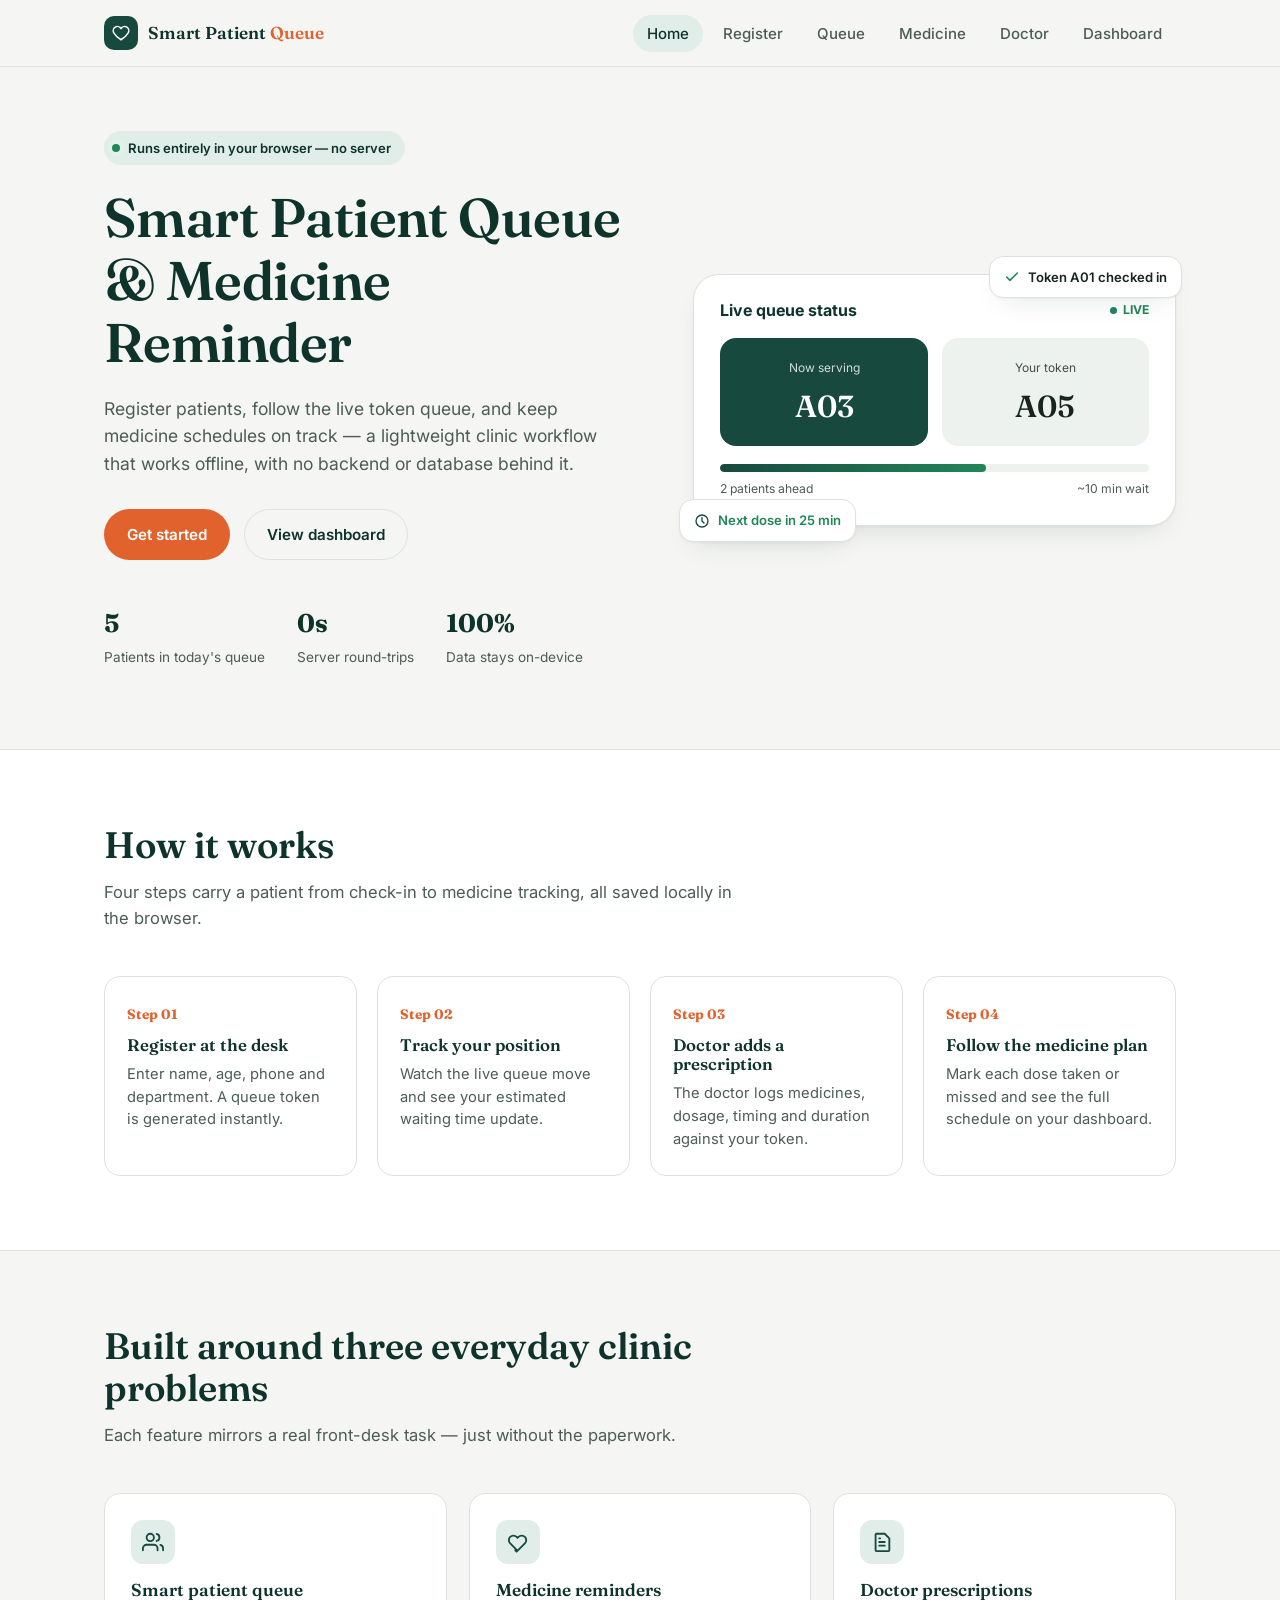
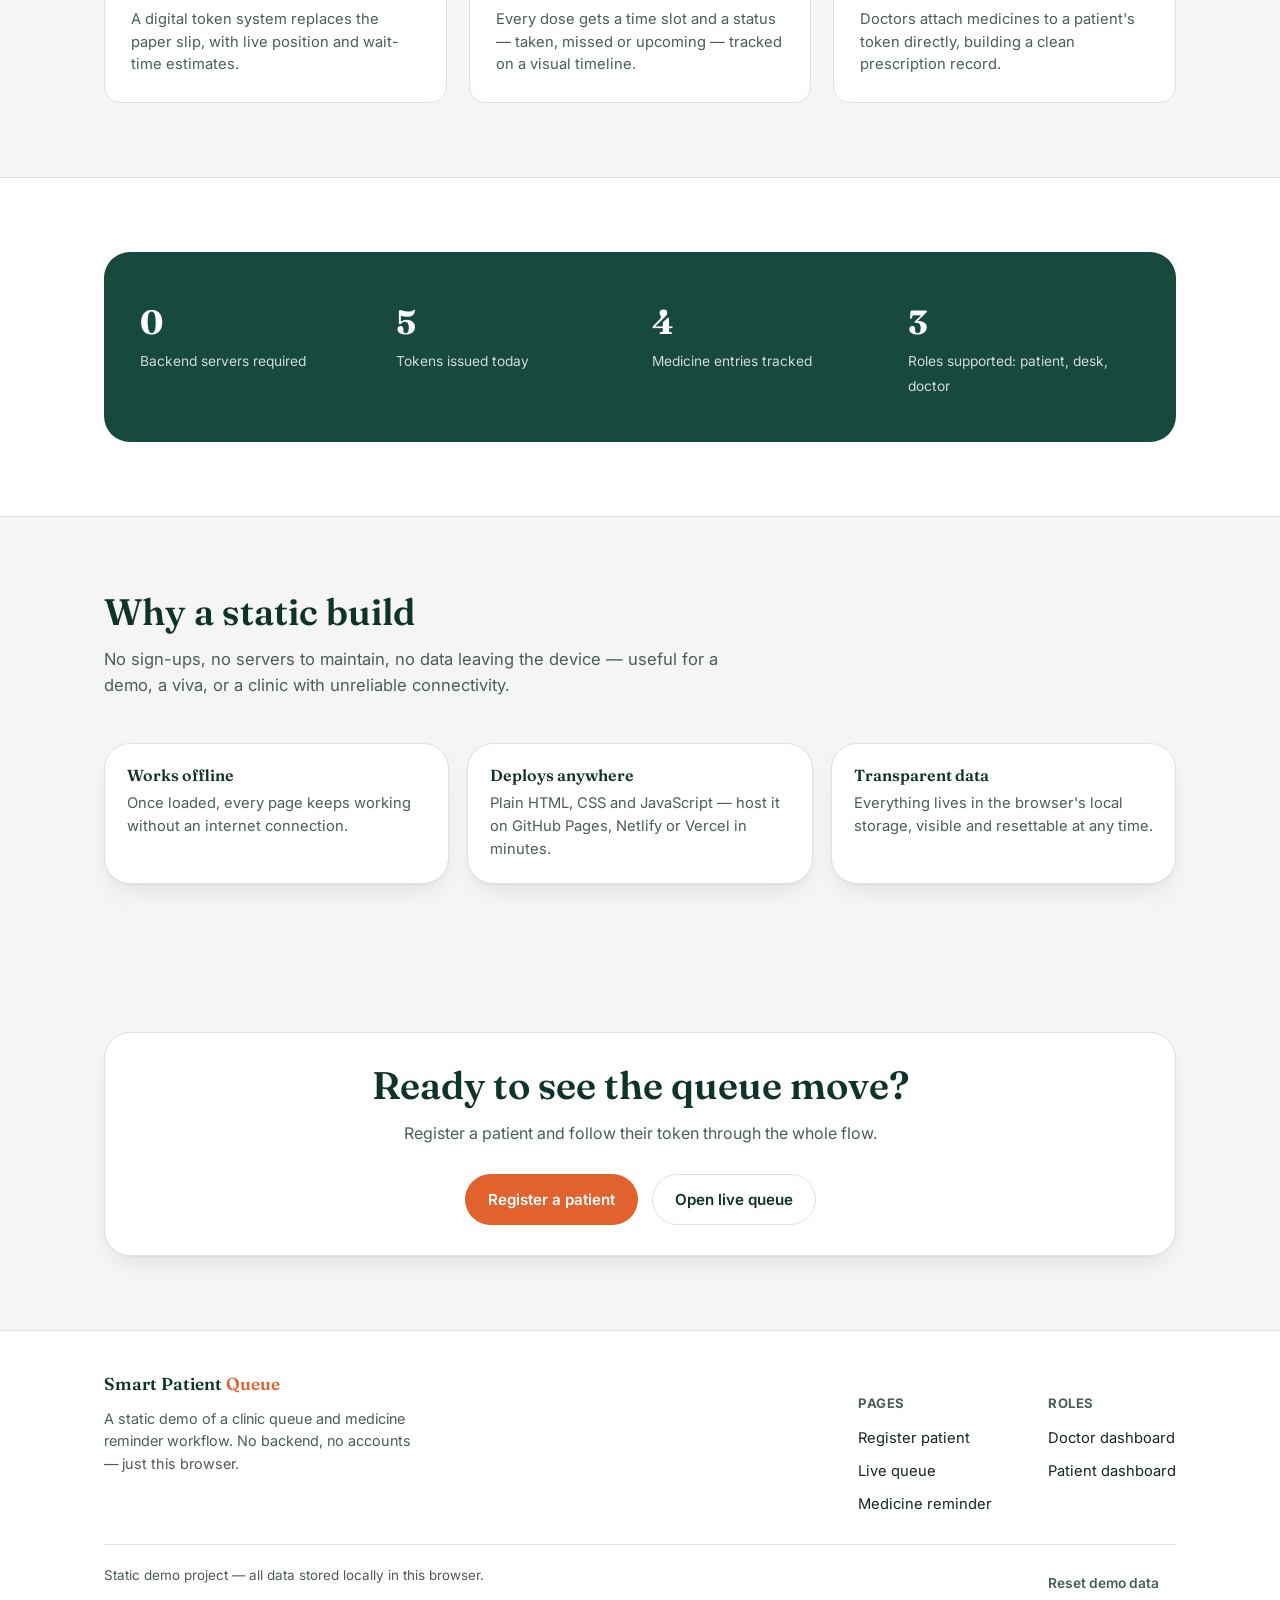
<file: index.html>
<!DOCTYPE html>
<html lang="en">
<head>
<meta charset="UTF-8">
<meta name="viewport" content="width=device-width, initial-scale=1.0">
<title>Smart Patient Queue & Medicine Reminder</title>
<meta name="description" content="A static, in-browser patient queue and medicine reminder system — register patients, track live tokens and manage medicine schedules with no backend required.">
<link rel="stylesheet" href="css/style.css">
</head>
<body>
<a href="#main" class="skip-link">Skip to content</a>

<header class="nav">
  <div class="nav-inner">
    <a class="brand" href="index.html">
      <span class="brand-mark" aria-hidden="true">
        <svg viewBox="0 0 24 24" fill="none" stroke="#fff" stroke-width="2" stroke-linecap="round" stroke-linejoin="round"><path d="M12 21s-7-4.5-9.5-9A5.5 5.5 0 0 1 12 6a5.5 5.5 0 0 1 9.5 6c-2.5 4.5-9.5 9-9.5 9Z"/></svg>
      </span>
      <span class="brand-name">Smart Patient <span>Queue</span></span>
    </a>
    <nav aria-label="Primary">
      <ul class="nav-links">
        <li><a href="index.html" class="active">Home</a></li>
        <li><a href="register.html">Register</a></li>
        <li><a href="queue.html">Queue</a></li>
        <li><a href="medicine.html">Medicine</a></li>
        <li><a href="doctor.html">Doctor</a></li>
        <li><a href="dashboard.html">Dashboard</a></li>
      </ul>
    </nav>
    <button class="nav-toggle" aria-label="Toggle menu" aria-expanded="false">
      <svg viewBox="0 0 24 24" fill="none" stroke="currentColor" stroke-width="2" stroke-linecap="round"><path d="M3 6h18M3 12h18M3 18h18"/></svg>
    </button>
  </div>
</header>

<main id="main">

  <section class="hero">
    <div class="wrap hero-inner">
      <div>
        <span class="eyebrow-pill"><span class="dot"></span> Runs entirely in your browser — no server</span>
        <h1>Smart Patient Queue &amp; Medicine Reminder</h1>
        <p class="hero-lede">Register patients, follow the live token queue, and keep medicine schedules on track — a lightweight clinic workflow that works offline, with no backend or database behind it.</p>
        <div class="hero-actions">
          <a href="register.html" class="btn btn-accent">Get started</a>
          <a href="dashboard.html" class="btn btn-outline">View dashboard</a>
        </div>
        <div class="hero-stats">
          <div class="hero-stat"><b id="statPatients">5</b><span>Patients in today's queue</span></div>
          <div class="hero-stat"><b>0s</b><span>Server round-trips</span></div>
          <div class="hero-stat"><b>100%</b><span>Data stays on-device</span></div>
        </div>
      </div>

      <div class="hero-visual">
        <div class="mock-card">
          <div class="mock-card-head">
            <h3>Live queue status</h3>
            <span class="live-tag"><span class="dot"></span> LIVE</span>
          </div>
          <div class="mock-token-row">
            <div class="mock-token now"><span class="lbl">Now serving</span><span class="num">A03</span></div>
            <div class="mock-token"><span class="lbl">Your token</span><span class="num">A05</span></div>
          </div>
          <div class="mock-progress">
            <div class="bar"><div class="fill"></div></div>
            <div class="cap"><span>2 patients ahead</span><span>~10 min wait</span></div>
          </div>
        </div>
        <div class="float-chip a">
          <svg viewBox="0 0 24 24" fill="none" stroke="#21875A" stroke-width="2.4" stroke-linecap="round" stroke-linejoin="round"><path d="M20 6 9 17l-5-5"/></svg>
          Token A01 checked in
        </div>
        <div class="float-chip b">
          <svg viewBox="0 0 24 24" fill="none" stroke="#17493F" stroke-width="2" stroke-linecap="round" stroke-linejoin="round"><circle cx="12" cy="12" r="9"/><path d="M12 7v5l3 3"/></svg>
          Next dose in 25 min
        </div>
      </div>
    </div>
  </section>

  <section class="section section-alt" id="how-it-works">
    <div class="wrap">
      <div class="section-head">
        <h2>How it works</h2>
        <p>Four steps carry a patient from check-in to medicine tracking, all saved locally in the browser.</p>
      </div>
      <div class="steps">
        <div class="step"><span class="step-num">Step 01</span><h4>Register at the desk</h4><p>Enter name, age, phone and department. A queue token is generated instantly.</p></div>
        <div class="step"><span class="step-num">Step 02</span><h4>Track your position</h4><p>Watch the live queue move and see your estimated waiting time update.</p></div>
        <div class="step"><span class="step-num">Step 03</span><h4>Doctor adds a prescription</h4><p>The doctor logs medicines, dosage, timing and duration against your token.</p></div>
        <div class="step"><span class="step-num">Step 04</span><h4>Follow the medicine plan</h4><p>Mark each dose taken or missed and see the full schedule on your dashboard.</p></div>
      </div>
    </div>
  </section>

  <section class="section" id="features">
    <div class="wrap">
      <div class="section-head">
        <h2>Built around three everyday clinic problems</h2>
        <p>Each feature mirrors a real front-desk task — just without the paperwork.</p>
      </div>
      <div class="feature-grid">
        <div class="feature-card">
          <div class="feature-icon"><svg viewBox="0 0 24 24" fill="none" stroke="currentColor" stroke-width="2" stroke-linecap="round" stroke-linejoin="round"><path d="M17 21v-2a4 4 0 0 0-4-4H5a4 4 0 0 0-4 4v2"/><circle cx="9" cy="7" r="4"/><path d="M23 21v-2a4 4 0 0 0-3-3.87"/><path d="M16 3.13a4 4 0 0 1 0 7.75"/></svg></div>
          <h4>Smart patient queue</h4>
          <p>A digital token system replaces the paper slip, with live position and wait-time estimates.</p>
        </div>
        <div class="feature-card">
          <div class="feature-icon"><svg viewBox="0 0 24 24" fill="none" stroke="currentColor" stroke-width="2" stroke-linecap="round" stroke-linejoin="round"><path d="M10.5 20.5 3.5 13.5a4.95 4.95 0 1 1 7-7l1 1 1-1a4.95 4.95 0 1 1 7 7l-9 9-1.5-1.5"/></svg></div>
          <h4>Medicine reminders</h4>
          <p>Every dose gets a time slot and a status — taken, missed or upcoming — tracked on a visual timeline.</p>
        </div>
        <div class="feature-card">
          <div class="feature-icon"><svg viewBox="0 0 24 24" fill="none" stroke="currentColor" stroke-width="2" stroke-linecap="round" stroke-linejoin="round"><path d="M9 12h6M9 16h6M9 8h1"/><path d="M6 3h9l5 5v13a1 1 0 0 1-1 1H6a1 1 0 0 1-1-1V4a1 1 0 0 1 1-1Z"/></svg></div>
          <h4>Doctor prescriptions</h4>
          <p>Doctors attach medicines to a patient's token directly, building a clean prescription record.</p>
        </div>
      </div>
    </div>
  </section>

  <section class="section section-alt" id="benefits">
    <div class="wrap">
      <div class="stats-band">
        <div class="stat"><b>0</b><span>Backend servers required</span></div>
        <div class="stat"><b id="statTokens">5</b><span>Tokens issued today</span></div>
        <div class="stat"><b id="statMeds">4</b><span>Medicine entries tracked</span></div>
        <div class="stat"><b>3</b><span>Roles supported: patient, desk, doctor</span></div>
      </div>
    </div>
  </section>

  <section class="section" id="why">
    <div class="wrap">
      <div class="section-head">
        <h2>Why a static build</h2>
        <p>No sign-ups, no servers to maintain, no data leaving the device — useful for a demo, a viva, or a clinic with unreliable connectivity.</p>
      </div>
      <div class="grid-3">
        <div class="panel panel-tight">
          <h4 style="margin-bottom:8px;">Works offline</h4>
          <p style="color:var(--ink-soft); font-size:.92rem;">Once loaded, every page keeps working without an internet connection.</p>
        </div>
        <div class="panel panel-tight">
          <h4 style="margin-bottom:8px;">Deploys anywhere</h4>
          <p style="color:var(--ink-soft); font-size:.92rem;">Plain HTML, CSS and JavaScript — host it on GitHub Pages, Netlify or Vercel in minutes.</p>
        </div>
        <div class="panel panel-tight">
          <h4 style="margin-bottom:8px;">Transparent data</h4>
          <p style="color:var(--ink-soft); font-size:.92rem;">Everything lives in the browser's local storage, visible and resettable at any time.</p>
        </div>
      </div>
    </div>
  </section>

  <section class="section">
    <div class="wrap">
      <div class="panel cta-band">
        <h2>Ready to see the queue move?</h2>
        <p>Register a patient and follow their token through the whole flow.</p>
        <div class="cta-actions">
          <a href="register.html" class="btn btn-accent">Register a patient</a>
          <a href="queue.html" class="btn btn-outline">Open live queue</a>
        </div>
      </div>
    </div>
  </section>

</main>

<footer class="site-footer">
  <div class="wrap">
    <div class="footer-top">
      <div style="max-width:320px;">
        <span class="brand-name">Smart Patient <span>Queue</span></span>
        <p style="color:var(--ink-soft); font-size:.9rem; margin-top:10px;">A static demo of a clinic queue and medicine reminder workflow. No backend, no accounts — just this browser.</p>
      </div>
      <div class="footer-cols">
        <div class="footer-col">
          <h5>Pages</h5>
          <ul>
            <li><a href="register.html">Register patient</a></li>
            <li><a href="queue.html">Live queue</a></li>
            <li><a href="medicine.html">Medicine reminder</a></li>
          </ul>
        </div>
        <div class="footer-col">
          <h5>Roles</h5>
          <ul>
            <li><a href="doctor.html">Doctor dashboard</a></li>
            <li><a href="dashboard.html">Patient dashboard</a></li>
          </ul>
        </div>
      </div>
    </div>
    <div class="footer-bottom">
      <span>Static demo project — all data stored locally in this browser.</span>
      <button class="btn btn-ghost btn-sm" data-reset-demo type="button">Reset demo data</button>
    </div>
  </div>
</footer>

<div class="modal-backdrop" id="confirmModal">
  <div class="modal" role="dialog" aria-modal="true" aria-labelledby="modalTitle">
    <h3 data-modal-title id="modalTitle">Are you sure?</h3>
    <p data-modal-body></p>
    <div class="modal-actions">
      <button class="btn btn-outline btn-sm" data-modal-close type="button">Cancel</button>
      <button class="btn btn-danger btn-sm" data-modal-confirm type="button">Confirm</button>
    </div>
  </div>
</div>

<script src="js/app.js"></script>
<script>
  document.addEventListener('DOMContentLoaded', () => {
    const patients = getJSON(STORE.patients, []);
    const meds = getJSON(STORE.medicines, []);
    document.getElementById('statPatients').textContent = patients.length;
    document.getElementById('statTokens').textContent = patients.length;
    document.getElementById('statMeds').textContent = meds.length;
  });
</script>
</body>
</html>
</file>
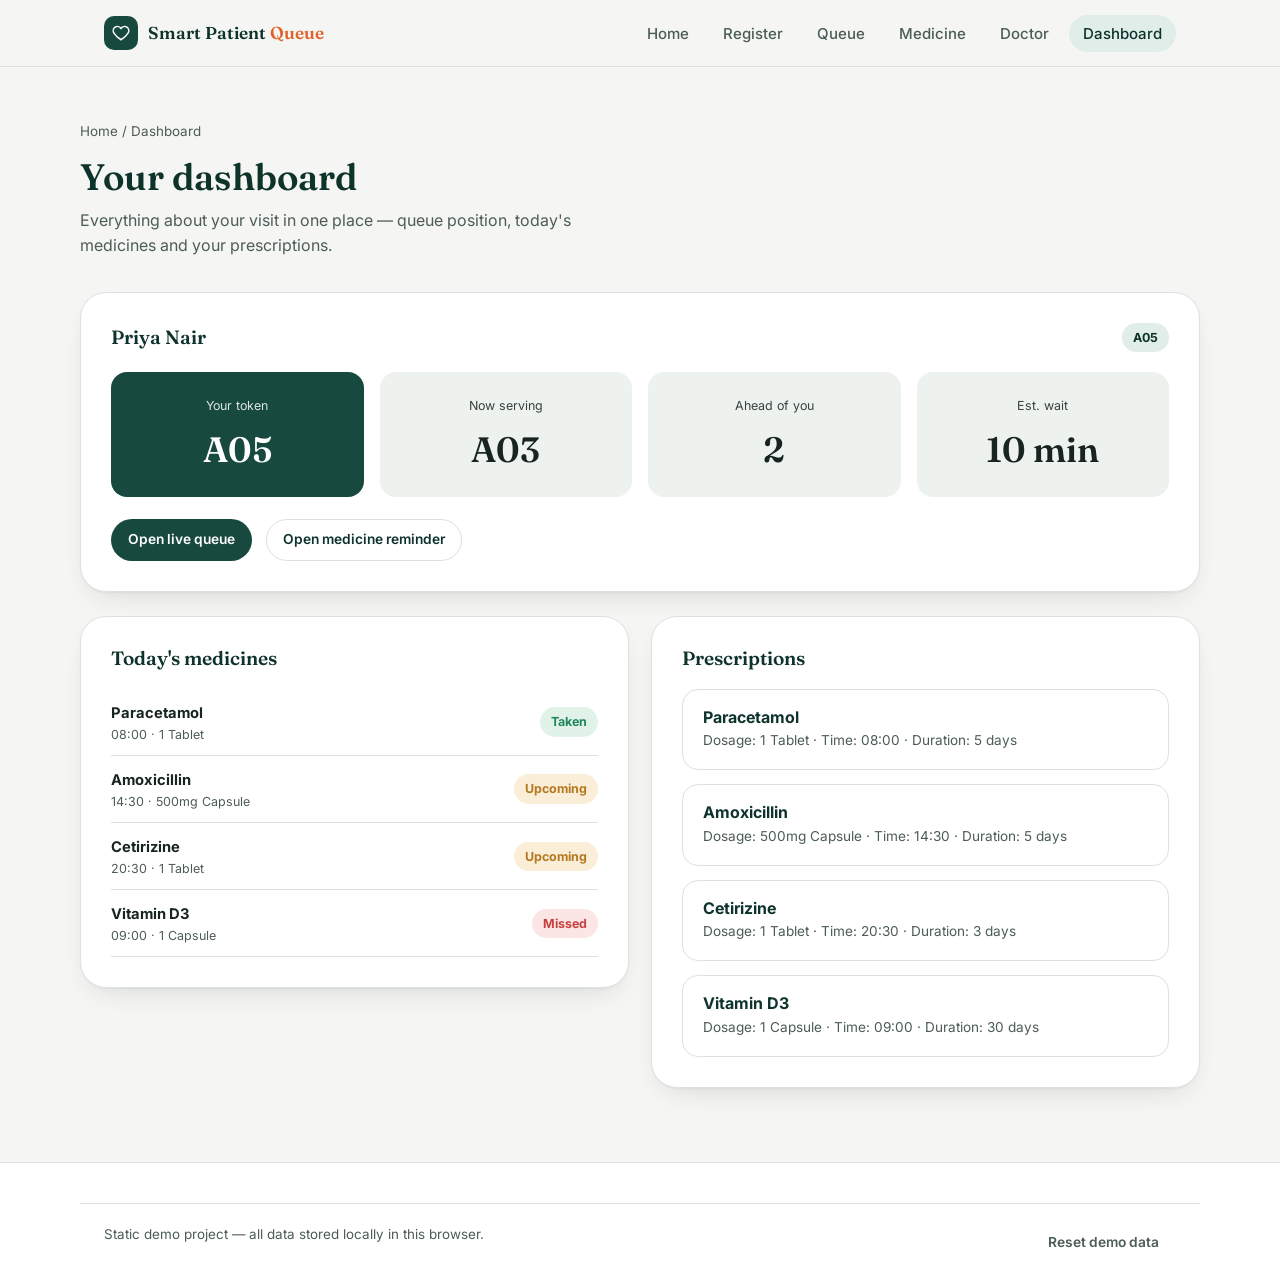
<file: dashboard.html>
<!DOCTYPE html>
<html lang="en">
<head>
<meta charset="UTF-8">
<meta name="viewport" content="width=device-width, initial-scale=1.0">
<title>Patient Dashboard — Smart Patient Queue</title>
<meta name="description" content="A single view of your queue position, medicine status and prescriptions.">
<link rel="stylesheet" href="css/style.css">
</head>
<body>
<a href="#main" class="skip-link">Skip to content</a>

<header class="nav">
  <div class="nav-inner">
    <a class="brand" href="index.html">
      <span class="brand-mark" aria-hidden="true"><svg viewBox="0 0 24 24" fill="none" stroke="#fff" stroke-width="2" stroke-linecap="round" stroke-linejoin="round"><path d="M12 21s-7-4.5-9.5-9A5.5 5.5 0 0 1 12 6a5.5 5.5 0 0 1 9.5 6c-2.5 4.5-9.5 9-9.5 9Z"/></svg></span>
      <span class="brand-name">Smart Patient <span>Queue</span></span>
    </a>
    <nav aria-label="Primary">
      <ul class="nav-links">
        <li><a href="index.html">Home</a></li>
        <li><a href="register.html">Register</a></li>
        <li><a href="queue.html">Queue</a></li>
        <li><a href="medicine.html">Medicine</a></li>
        <li><a href="doctor.html">Doctor</a></li>
        <li><a href="dashboard.html" class="active">Dashboard</a></li>
      </ul>
    </nav>
    <button class="nav-toggle" aria-label="Toggle menu" aria-expanded="false">
      <svg viewBox="0 0 24 24" fill="none" stroke="currentColor" stroke-width="2" stroke-linecap="round"><path d="M3 6h18M3 12h18M3 18h18"/></svg>
    </button>
  </div>
</header>

<main id="main">
  <div class="wrap page-head">
    <p class="breadcrumb"><a href="index.html">Home</a> / Dashboard</p>
    <h1>Your dashboard</h1>
    <p>Everything about your visit in one place — queue position, today's medicines and your prescriptions.</p>
  </div>

  <div class="wrap section" style="padding-top:26px;">

    <div class="panel">
      <div class="panel-head">
        <h2 id="patientName">—</h2>
        <span class="badge badge-primary" id="patientToken">—</span>
      </div>
      <div class="token-grid">
        <div class="token-box hero-token"><span class="lbl">Your token</span><span class="num" id="dToken">—</span></div>
        <div class="token-box"><span class="lbl">Now serving</span><span class="num" id="dCurrent">—</span></div>
        <div class="token-box"><span class="lbl">Ahead of you</span><span class="num" id="dBefore">—</span></div>
        <div class="token-box"><span class="lbl">Est. wait</span><span class="num" id="dWait">—</span></div>
      </div>
      <div class="hero-actions" style="margin-top:22px;">
        <a href="queue.html" class="btn btn-primary btn-sm">Open live queue</a>
        <a href="medicine.html" class="btn btn-outline btn-sm">Open medicine reminder</a>
      </div>
    </div>

    <div class="grid-2" style="margin-top:24px; align-items:start;">
      <div class="panel">
        <div class="panel-head"><h3>Today's medicines</h3></div>
        <div id="medSummary"></div>
      </div>
      <div class="panel">
        <div class="panel-head"><h3>Prescriptions</h3></div>
        <div id="rxSummary"></div>
      </div>
    </div>

  </div>
</main>

<footer class="site-footer">
  <div class="wrap footer-bottom">
    <span>Static demo project — all data stored locally in this browser.</span>
    <button class="btn btn-ghost btn-sm" data-reset-demo type="button">Reset demo data</button>
  </div>
</footer>

<div class="modal-backdrop" id="confirmModal">
  <div class="modal" role="dialog" aria-modal="true" aria-labelledby="modalTitle">
    <h3 data-modal-title id="modalTitle">Are you sure?</h3>
    <p data-modal-body></p>
    <div class="modal-actions">
      <button class="btn btn-outline btn-sm" data-modal-close type="button">Cancel</button>
      <button class="btn btn-danger btn-sm" data-modal-confirm type="button">Confirm</button>
    </div>
  </div>
</div>

<script src="js/app.js"></script>
<script src="js/dashboard.js"></script>
</body>
</html>
</file>
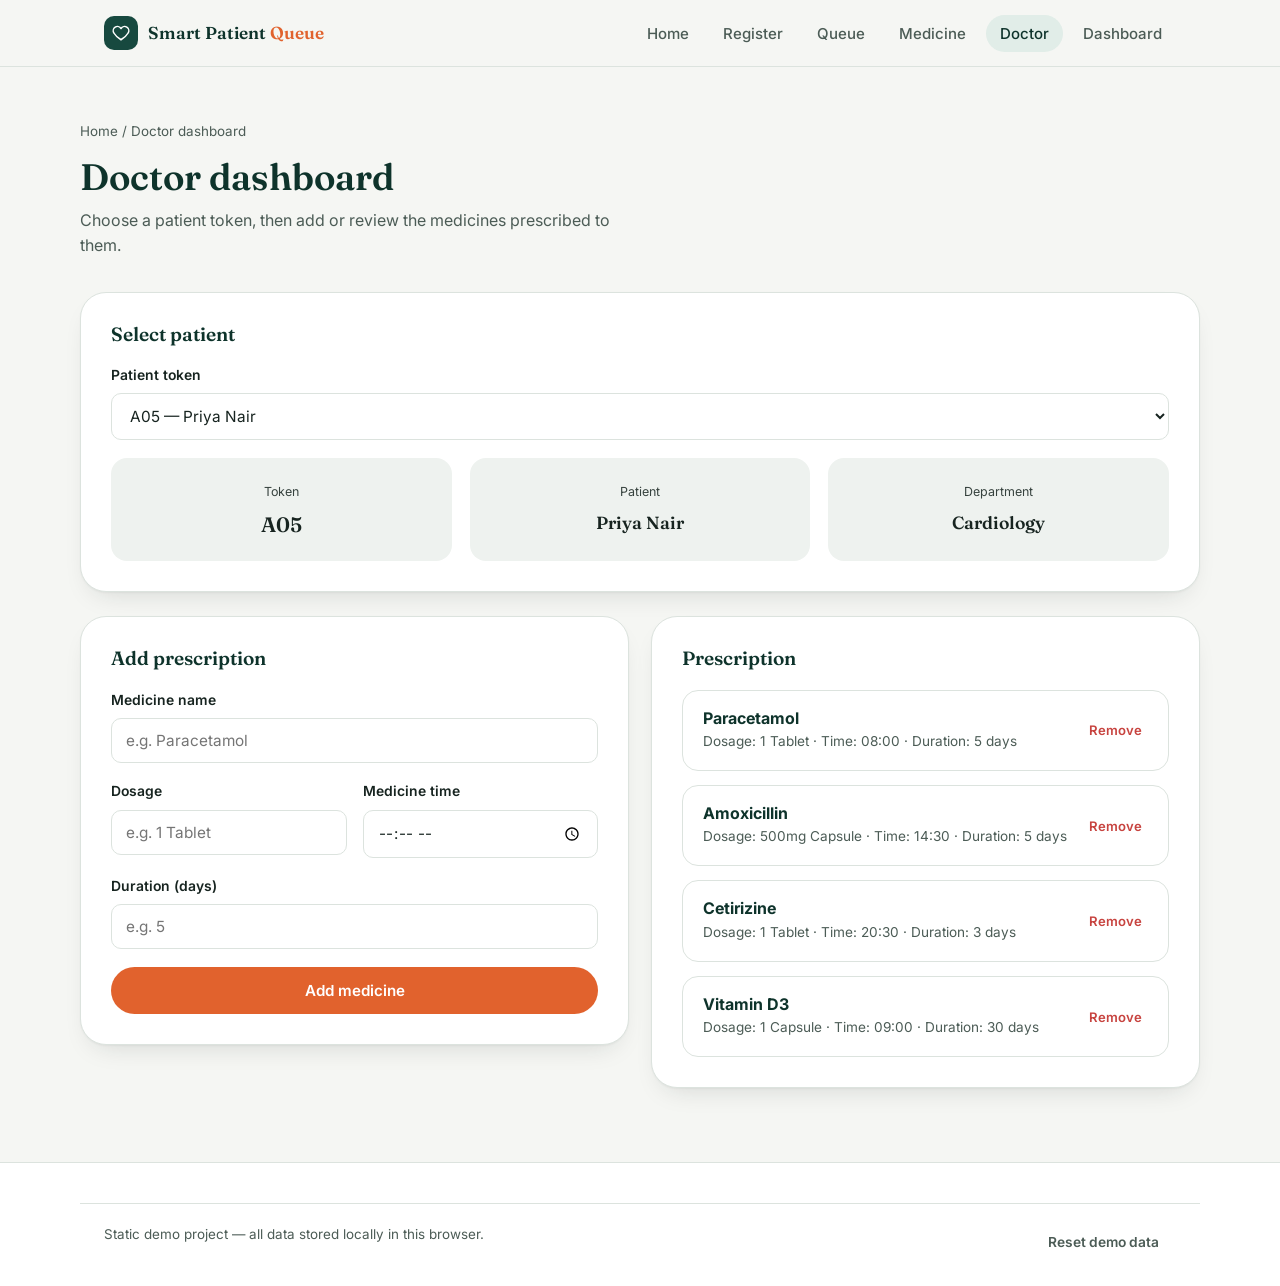
<file: doctor.html>
<!DOCTYPE html>
<html lang="en">
<head>
<meta charset="UTF-8">
<meta name="viewport" content="width=device-width, initial-scale=1.0">
<title>Doctor Dashboard — Smart Patient Queue</title>
<meta name="description" content="Select a patient token and add medicine prescriptions — dosage, timing and duration.">
<link rel="stylesheet" href="css/style.css">
</head>
<body>
<a href="#main" class="skip-link">Skip to content</a>

<header class="nav">
  <div class="nav-inner">
    <a class="brand" href="index.html">
      <span class="brand-mark" aria-hidden="true"><svg viewBox="0 0 24 24" fill="none" stroke="#fff" stroke-width="2" stroke-linecap="round" stroke-linejoin="round"><path d="M12 21s-7-4.5-9.5-9A5.5 5.5 0 0 1 12 6a5.5 5.5 0 0 1 9.5 6c-2.5 4.5-9.5 9-9.5 9Z"/></svg></span>
      <span class="brand-name">Smart Patient <span>Queue</span></span>
    </a>
    <nav aria-label="Primary">
      <ul class="nav-links">
        <li><a href="index.html">Home</a></li>
        <li><a href="register.html">Register</a></li>
        <li><a href="queue.html">Queue</a></li>
        <li><a href="medicine.html">Medicine</a></li>
        <li><a href="doctor.html" class="active">Doctor</a></li>
        <li><a href="dashboard.html">Dashboard</a></li>
      </ul>
    </nav>
    <button class="nav-toggle" aria-label="Toggle menu" aria-expanded="false">
      <svg viewBox="0 0 24 24" fill="none" stroke="currentColor" stroke-width="2" stroke-linecap="round"><path d="M3 6h18M3 12h18M3 18h18"/></svg>
    </button>
  </div>
</header>

<main id="main">
  <div class="wrap page-head">
    <p class="breadcrumb"><a href="index.html">Home</a> / Doctor dashboard</p>
    <h1>Doctor dashboard</h1>
    <p>Choose a patient token, then add or review the medicines prescribed to them.</p>
  </div>

  <div class="wrap section" style="padding-top:26px;">

    <div class="panel">
      <div class="panel-head"><h2>Select patient</h2></div>
      <div class="patient-select-bar">
        <div class="field">
          <label for="patientSelect">Patient token</label>
          <select id="patientSelect"></select>
        </div>
      </div>
      <div id="patientDetails" style="margin-top:18px;"></div>
    </div>

    <div class="grid-2" style="margin-top:24px; align-items:start;">

      <div class="panel">
        <div class="panel-head"><h2>Add prescription</h2></div>
        <form id="rxForm">
          <div class="field" id="fMedName">
            <label for="medName">Medicine name</label>
            <input type="text" id="medName" placeholder="e.g. Paracetamol" required>
            <p class="error-msg">Enter a medicine name.</p>
          </div>
          <div class="field-row">
            <div class="field" id="fDosage">
              <label for="medDosage">Dosage</label>
              <input type="text" id="medDosage" placeholder="e.g. 1 Tablet" required>
              <p class="error-msg">Enter a dosage.</p>
            </div>
            <div class="field" id="fMedTime">
              <label for="medTime">Medicine time</label>
              <input type="time" id="medTime" required>
              <p class="error-msg">Choose a time.</p>
            </div>
          </div>
          <div class="field" id="fDuration">
            <label for="medDuration">Duration (days)</label>
            <input type="number" id="medDuration" min="1" max="90" placeholder="e.g. 5" required>
            <p class="error-msg">Enter a duration between 1 and 90 days.</p>
          </div>
          <button type="submit" class="btn btn-accent btn-block">Add medicine</button>
        </form>
      </div>

      <div class="panel">
        <div class="panel-head"><h2>Prescription</h2></div>
        <div id="rxList"></div>
      </div>

    </div>
  </div>
</main>

<footer class="site-footer">
  <div class="wrap footer-bottom">
    <span>Static demo project — all data stored locally in this browser.</span>
    <button class="btn btn-ghost btn-sm" data-reset-demo type="button">Reset demo data</button>
  </div>
</footer>

<div class="modal-backdrop" id="confirmModal">
  <div class="modal" role="dialog" aria-modal="true" aria-labelledby="modalTitle">
    <h3 data-modal-title id="modalTitle">Are you sure?</h3>
    <p data-modal-body></p>
    <div class="modal-actions">
      <button class="btn btn-outline btn-sm" data-modal-close type="button">Cancel</button>
      <button class="btn btn-danger btn-sm" data-modal-confirm type="button">Confirm</button>
    </div>
  </div>
</div>

<script src="js/app.js"></script>
<script src="js/doctor.js"></script>
</body>
</html>
</file>
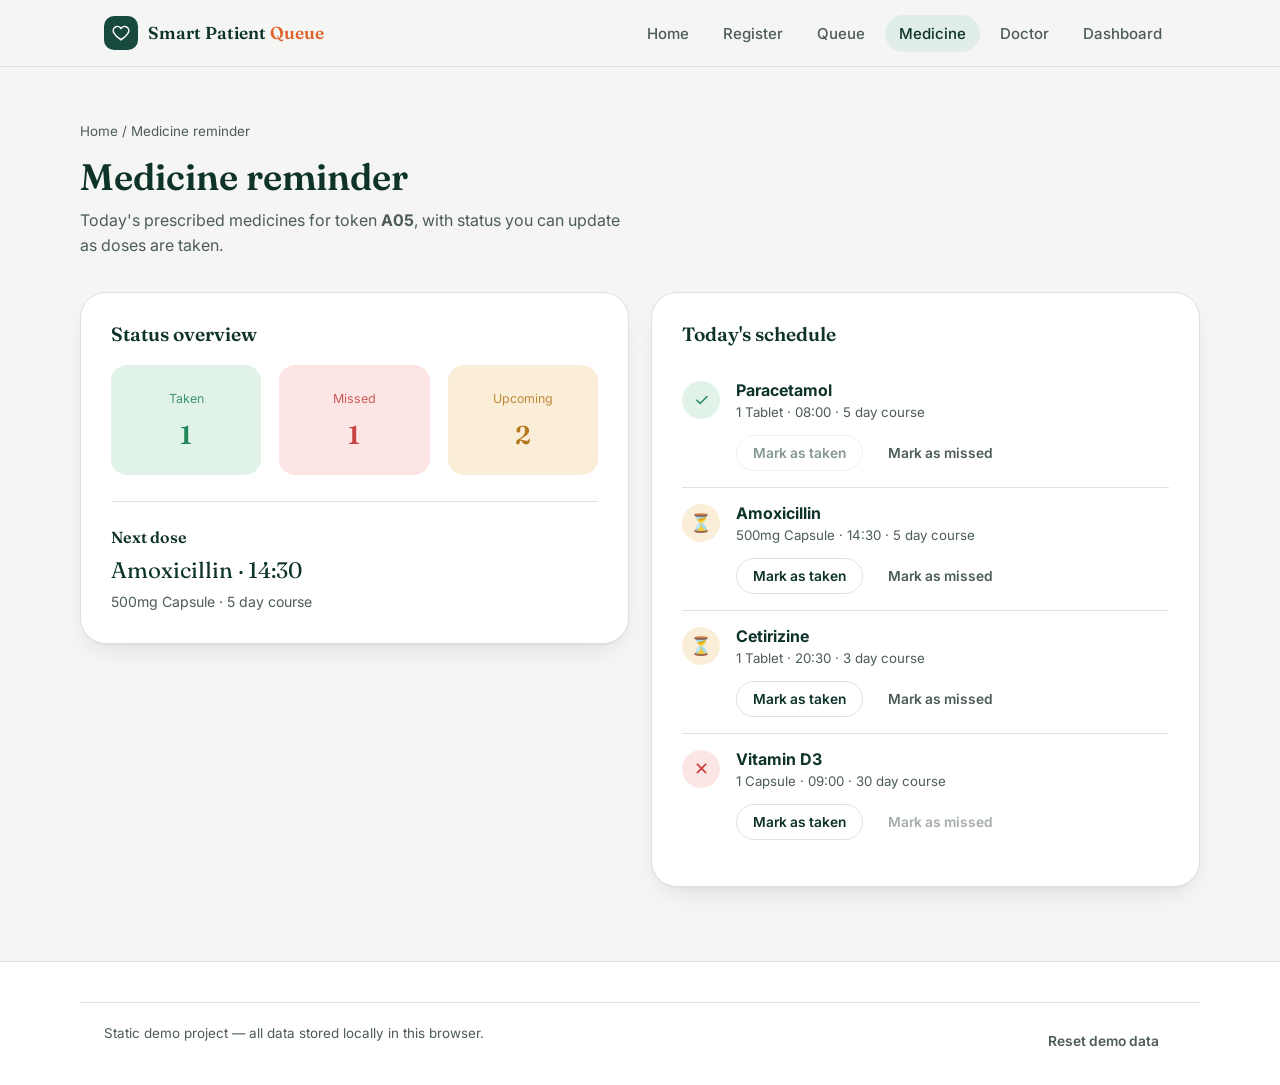
<file: medicine.html>
<!DOCTYPE html>
<html lang="en">
<head>
<meta charset="UTF-8">
<meta name="viewport" content="width=device-width, initial-scale=1.0">
<title>Medicine Reminder — Smart Patient Queue</title>
<meta name="description" content="Track today's medicine schedule — mark doses taken or missed and view the full timeline.">
<link rel="stylesheet" href="css/style.css">
</head>
<body>
<a href="#main" class="skip-link">Skip to content</a>

<header class="nav">
  <div class="nav-inner">
    <a class="brand" href="index.html">
      <span class="brand-mark" aria-hidden="true"><svg viewBox="0 0 24 24" fill="none" stroke="#fff" stroke-width="2" stroke-linecap="round" stroke-linejoin="round"><path d="M12 21s-7-4.5-9.5-9A5.5 5.5 0 0 1 12 6a5.5 5.5 0 0 1 9.5 6c-2.5 4.5-9.5 9-9.5 9Z"/></svg></span>
      <span class="brand-name">Smart Patient <span>Queue</span></span>
    </a>
    <nav aria-label="Primary">
      <ul class="nav-links">
        <li><a href="index.html">Home</a></li>
        <li><a href="register.html">Register</a></li>
        <li><a href="queue.html">Queue</a></li>
        <li><a href="medicine.html" class="active">Medicine</a></li>
        <li><a href="doctor.html">Doctor</a></li>
        <li><a href="dashboard.html">Dashboard</a></li>
      </ul>
    </nav>
    <button class="nav-toggle" aria-label="Toggle menu" aria-expanded="false">
      <svg viewBox="0 0 24 24" fill="none" stroke="currentColor" stroke-width="2" stroke-linecap="round"><path d="M3 6h18M3 12h18M3 18h18"/></svg>
    </button>
  </div>
</header>

<main id="main">
  <div class="wrap page-head">
    <p class="breadcrumb"><a href="index.html">Home</a> / Medicine reminder</p>
    <h1>Medicine reminder</h1>
    <p>Today's prescribed medicines for token <strong id="headToken">—</strong>, with status you can update as doses are taken.</p>
  </div>

  <div class="wrap section" style="padding-top:26px;">
    <div class="grid-2" style="grid-template-columns:1fr 1fr; align-items:start;">

      <div class="panel">
        <div class="panel-head"><h2>Status overview</h2></div>
        <div class="grid-3" style="grid-template-columns:repeat(3,1fr);">
          <div class="token-box" style="background:var(--good-tint);">
            <span class="lbl" style="color:var(--good);">Taken</span>
            <span class="num" style="color:var(--good); font-size:1.6rem;" id="countTaken">0</span>
          </div>
          <div class="token-box" style="background:var(--bad-tint);">
            <span class="lbl" style="color:var(--bad);">Missed</span>
            <span class="num" style="color:var(--bad); font-size:1.6rem;" id="countMissed">0</span>
          </div>
          <div class="token-box" style="background:var(--wait-tint);">
            <span class="lbl" style="color:var(--wait);">Upcoming</span>
            <span class="num" style="color:var(--wait); font-size:1.6rem;" id="countUpcoming">0</span>
          </div>
        </div>
        <div class="divider"></div>
        <h3 style="font-size:1rem; margin-bottom:6px;">Next dose</h3>
        <div id="nextDose"></div>
      </div>

      <div class="panel">
        <div class="panel-head"><h2>Today's schedule</h2></div>
        <div class="timeline" id="timeline"></div>
      </div>

    </div>
  </div>
</main>

<footer class="site-footer">
  <div class="wrap footer-bottom">
    <span>Static demo project — all data stored locally in this browser.</span>
    <button class="btn btn-ghost btn-sm" data-reset-demo type="button">Reset demo data</button>
  </div>
</footer>

<div class="modal-backdrop" id="confirmModal">
  <div class="modal" role="dialog" aria-modal="true" aria-labelledby="modalTitle">
    <h3 data-modal-title id="modalTitle">Are you sure?</h3>
    <p data-modal-body></p>
    <div class="modal-actions">
      <button class="btn btn-outline btn-sm" data-modal-close type="button">Cancel</button>
      <button class="btn btn-danger btn-sm" data-modal-confirm type="button">Confirm</button>
    </div>
  </div>
</div>

<script src="js/app.js"></script>
<script src="js/medicine.js"></script>
</body>
</html>
</file>
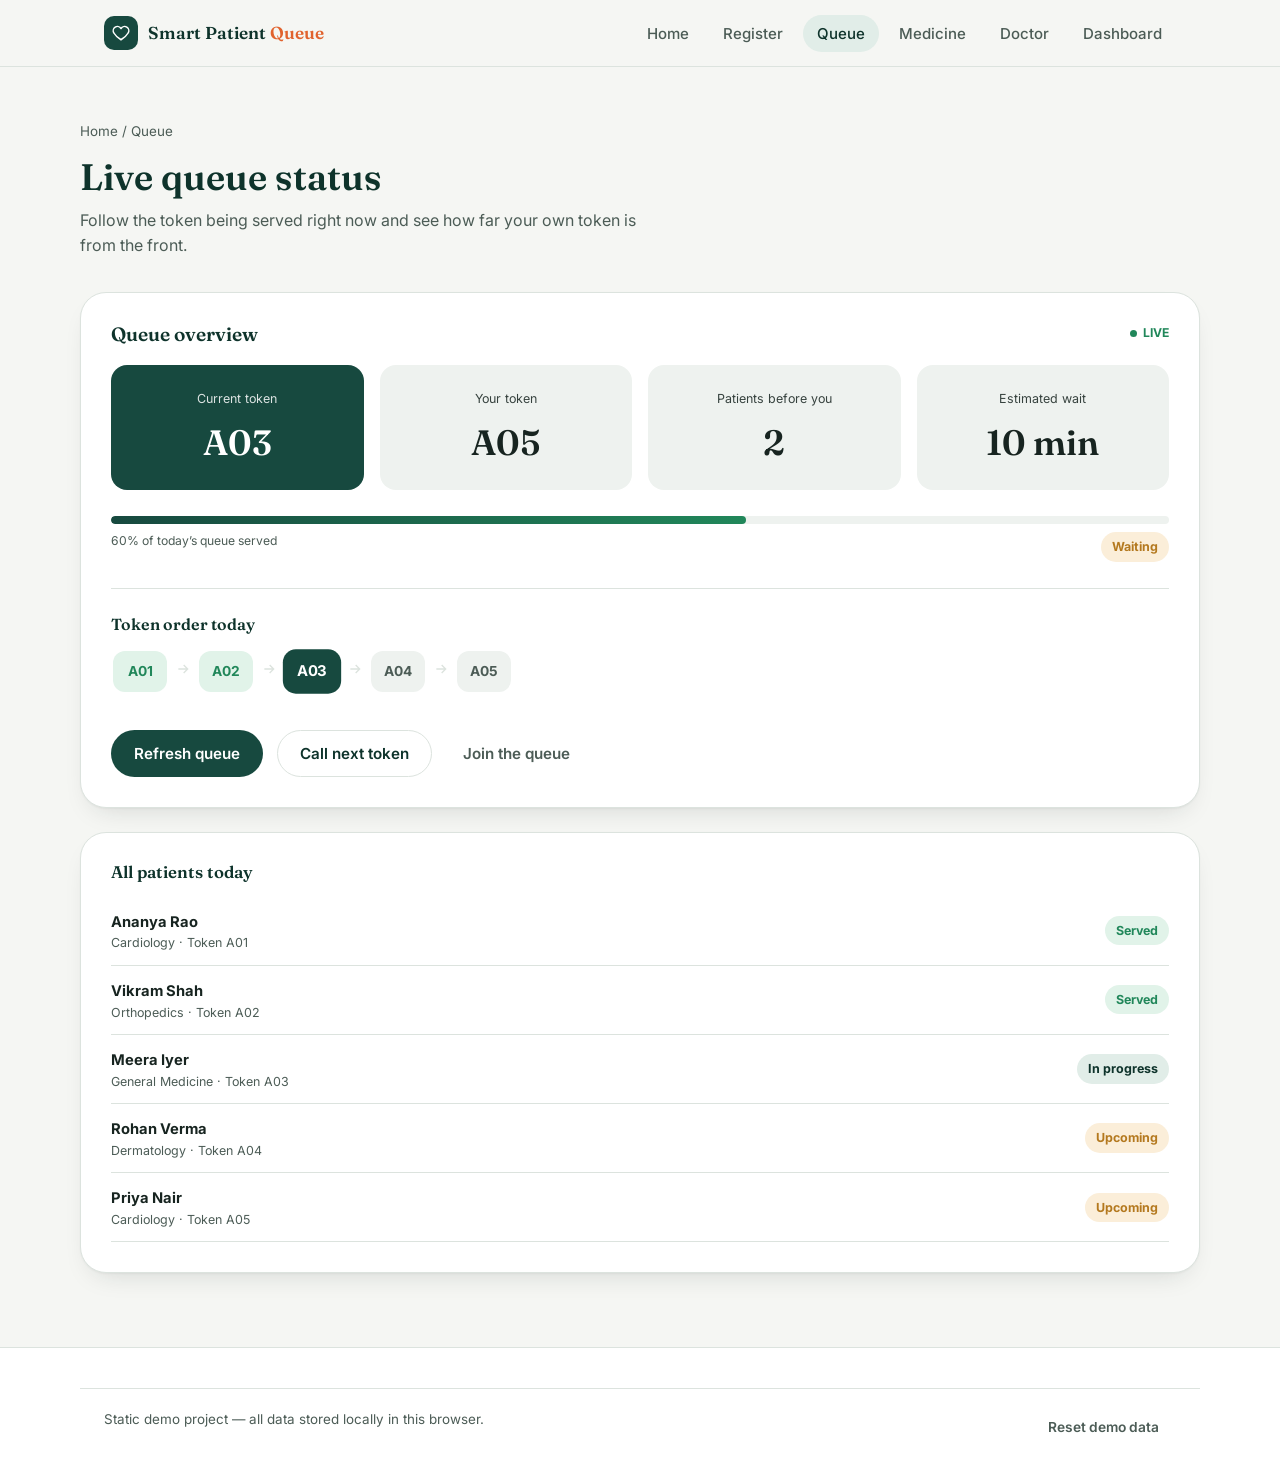
<file: queue.html>
<!DOCTYPE html>
<html lang="en">
<head>
<meta charset="UTF-8">
<meta name="viewport" content="width=device-width, initial-scale=1.0">
<title>Live Queue — Smart Patient Queue</title>
<meta name="description" content="Track the live patient queue — current token, your position and estimated waiting time.">
<link rel="stylesheet" href="css/style.css">
</head>
<body>
<a href="#main" class="skip-link">Skip to content</a>

<header class="nav">
  <div class="nav-inner">
    <a class="brand" href="index.html">
      <span class="brand-mark" aria-hidden="true"><svg viewBox="0 0 24 24" fill="none" stroke="#fff" stroke-width="2" stroke-linecap="round" stroke-linejoin="round"><path d="M12 21s-7-4.5-9.5-9A5.5 5.5 0 0 1 12 6a5.5 5.5 0 0 1 9.5 6c-2.5 4.5-9.5 9-9.5 9Z"/></svg></span>
      <span class="brand-name">Smart Patient <span>Queue</span></span>
    </a>
    <nav aria-label="Primary">
      <ul class="nav-links">
        <li><a href="index.html">Home</a></li>
        <li><a href="register.html">Register</a></li>
        <li><a href="queue.html" class="active">Queue</a></li>
        <li><a href="medicine.html">Medicine</a></li>
        <li><a href="doctor.html">Doctor</a></li>
        <li><a href="dashboard.html">Dashboard</a></li>
      </ul>
    </nav>
    <button class="nav-toggle" aria-label="Toggle menu" aria-expanded="false">
      <svg viewBox="0 0 24 24" fill="none" stroke="currentColor" stroke-width="2" stroke-linecap="round"><path d="M3 6h18M3 12h18M3 18h18"/></svg>
    </button>
  </div>
</header>

<main id="main">
  <div class="wrap page-head">
    <p class="breadcrumb"><a href="index.html">Home</a> / Queue</p>
    <h1>Live queue status</h1>
    <p>Follow the token being served right now and see how far your own token is from the front.</p>
  </div>

  <div class="wrap section" style="padding-top:26px;">

    <div class="panel">
      <div class="panel-head">
        <h2>Queue overview</h2>
        <span class="live-tag"><span class="dot"></span> LIVE</span>
      </div>

      <div class="token-grid">
        <div class="token-box hero-token"><span class="lbl">Current token</span><span class="num" id="curToken">—</span></div>
        <div class="token-box"><span class="lbl">Your token</span><span class="num" id="myToken">—</span></div>
        <div class="token-box"><span class="lbl">Patients before you</span><span class="num" id="beforeCount">—</span></div>
        <div class="token-box"><span class="lbl">Estimated wait</span><span class="num" id="waitTime">—</span></div>
      </div>

      <div class="mock-progress" style="margin-top:26px;">
        <div class="bar"><div class="fill" id="progressFill"></div></div>
        <div class="cap"><span id="progressCap">—</span><span id="statusPill" class="badge badge-wait">Waiting</span></div>
      </div>

      <div class="divider"></div>

      <h3 style="font-size:1rem; margin-bottom:12px;">Token order today</h3>
      <div class="queue-strip" id="queueStrip"></div>

      <div class="hero-actions" style="margin-top:24px;">
        <button class="btn btn-primary" id="refreshBtn" type="button">Refresh queue</button>
        <button class="btn btn-outline" id="advanceBtn" type="button">Call next token</button>
        <a href="register.html" class="btn btn-ghost">Join the queue</a>
      </div>
    </div>

    <div class="panel" style="margin-top:24px;">
      <h3 style="font-size:1.05rem; margin-bottom:14px;">All patients today</h3>
      <div id="patientTable"></div>
    </div>

  </div>
</main>

<footer class="site-footer">
  <div class="wrap footer-bottom">
    <span>Static demo project — all data stored locally in this browser.</span>
    <button class="btn btn-ghost btn-sm" data-reset-demo type="button">Reset demo data</button>
  </div>
</footer>

<div class="modal-backdrop" id="confirmModal">
  <div class="modal" role="dialog" aria-modal="true" aria-labelledby="modalTitle">
    <h3 data-modal-title id="modalTitle">Are you sure?</h3>
    <p data-modal-body></p>
    <div class="modal-actions">
      <button class="btn btn-outline btn-sm" data-modal-close type="button">Cancel</button>
      <button class="btn btn-danger btn-sm" data-modal-confirm type="button">Confirm</button>
    </div>
  </div>
</div>

<script src="js/app.js"></script>
<script src="js/queue.js"></script>
</body>
</html>
</file>
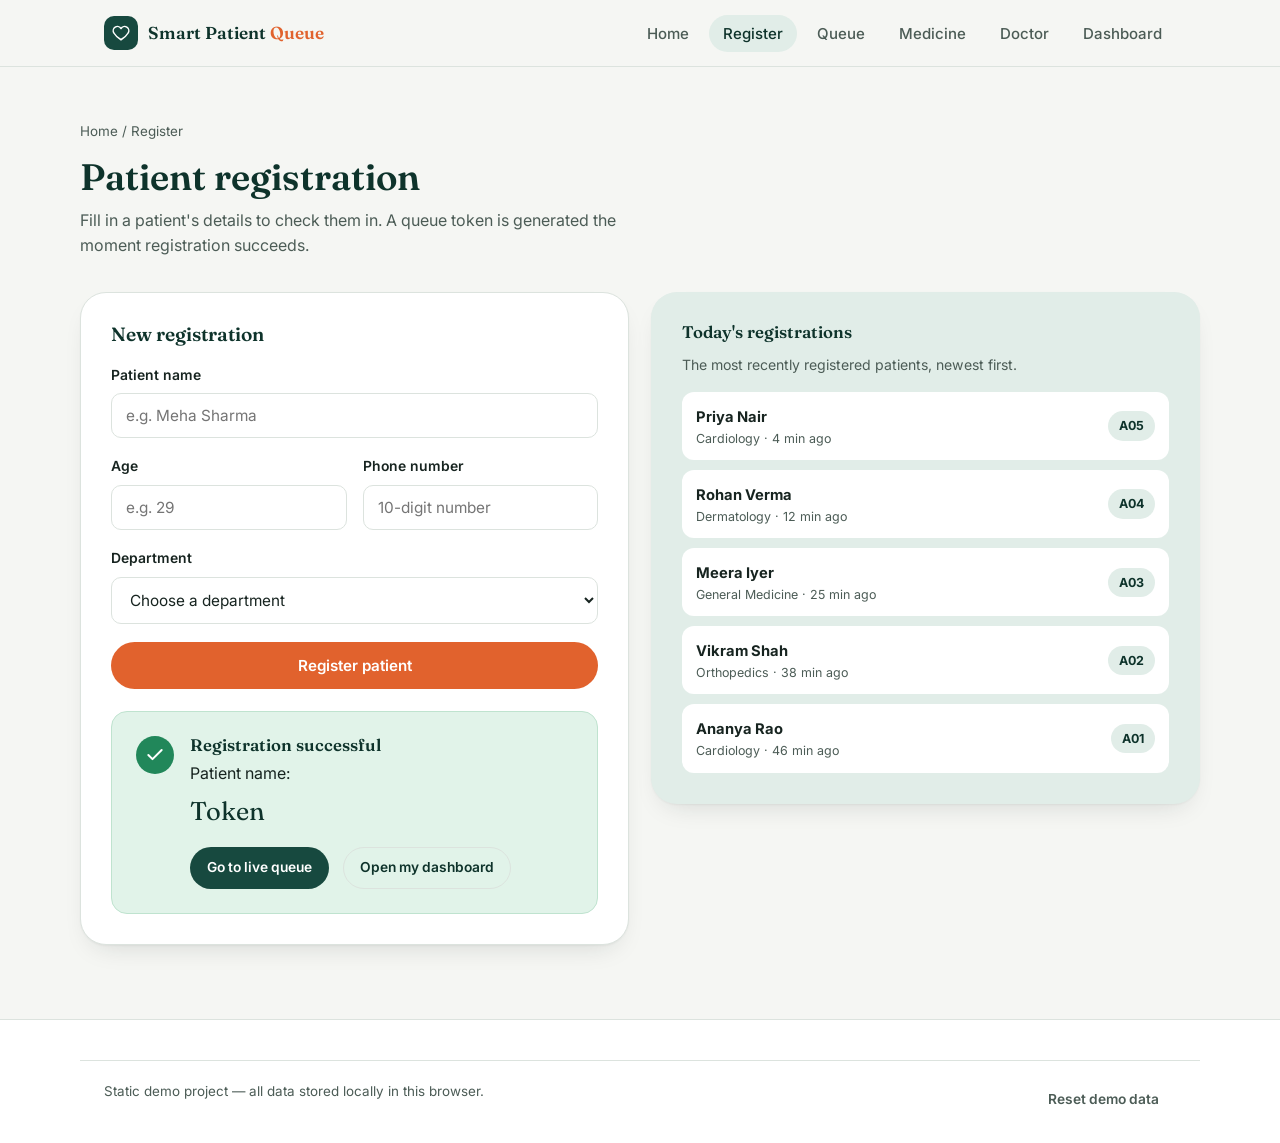
<file: register.html>
<!DOCTYPE html>
<html lang="en">
<head>
<meta charset="UTF-8">
<meta name="viewport" content="width=device-width, initial-scale=1.0">
<title>Patient Registration — Smart Patient Queue</title>
<meta name="description" content="Register a patient and receive a live queue token — no backend required.">
<link rel="stylesheet" href="css/style.css">
</head>
<body>
<a href="#main" class="skip-link">Skip to content</a>

<header class="nav">
  <div class="nav-inner">
    <a class="brand" href="index.html">
      <span class="brand-mark" aria-hidden="true"><svg viewBox="0 0 24 24" fill="none" stroke="#fff" stroke-width="2" stroke-linecap="round" stroke-linejoin="round"><path d="M12 21s-7-4.5-9.5-9A5.5 5.5 0 0 1 12 6a5.5 5.5 0 0 1 9.5 6c-2.5 4.5-9.5 9-9.5 9Z"/></svg></span>
      <span class="brand-name">Smart Patient <span>Queue</span></span>
    </a>
    <nav aria-label="Primary">
      <ul class="nav-links">
        <li><a href="index.html">Home</a></li>
        <li><a href="register.html" class="active">Register</a></li>
        <li><a href="queue.html">Queue</a></li>
        <li><a href="medicine.html">Medicine</a></li>
        <li><a href="doctor.html">Doctor</a></li>
        <li><a href="dashboard.html">Dashboard</a></li>
      </ul>
    </nav>
    <button class="nav-toggle" aria-label="Toggle menu" aria-expanded="false">
      <svg viewBox="0 0 24 24" fill="none" stroke="currentColor" stroke-width="2" stroke-linecap="round"><path d="M3 6h18M3 12h18M3 18h18"/></svg>
    </button>
  </div>
</header>

<main id="main">
  <div class="wrap page-head">
    <p class="breadcrumb"><a href="index.html">Home</a> / Register</p>
    <h1>Patient registration</h1>
    <p>Fill in a patient's details to check them in. A queue token is generated the moment registration succeeds.</p>
  </div>

  <div class="wrap section" style="padding-top:26px;">
    <div class="grid-2" style="align-items:start;">

      <div class="panel">
        <div class="panel-head"><h2>New registration</h2></div>
        <form id="regForm" novalidate>
          <div class="field" id="fName">
            <label for="pName">Patient name</label>
            <input type="text" id="pName" name="pName" autocomplete="name" placeholder="e.g. Meha Sharma" required>
            <p class="error-msg">Enter the patient's full name.</p>
          </div>
          <div class="field-row">
            <div class="field" id="fAge">
              <label for="pAge">Age</label>
              <input type="number" id="pAge" name="pAge" min="0" max="120" placeholder="e.g. 29" required>
              <p class="error-msg">Enter a valid age between 0 and 120.</p>
            </div>
            <div class="field" id="fPhone">
              <label for="pPhone">Phone number</label>
              <input type="tel" id="pPhone" name="pPhone" autocomplete="tel" placeholder="10-digit number" required>
              <p class="error-msg">Enter a valid 10-digit phone number.</p>
            </div>
          </div>
          <div class="field" id="fDept">
            <label for="pDept">Department</label>
            <select id="pDept" name="pDept" required>
              <option value="" disabled selected>Choose a department</option>
              <option>General Medicine</option>
              <option>Cardiology</option>
              <option>Orthopedics</option>
              <option>Dermatology</option>
              <option>Pediatrics</option>
              <option>ENT</option>
            </select>
            <p class="error-msg">Select a department.</p>
          </div>
          <button type="submit" class="btn btn-accent btn-block">Register patient</button>
        </form>

        <div class="success-card" id="successCard" hidden>
          <span class="icon" aria-hidden="true">
            <svg viewBox="0 0 24 24" fill="none" stroke="#fff" stroke-width="2.4" stroke-linecap="round" stroke-linejoin="round"><path d="M20 6 9 17l-5-5"/></svg>
          </span>
          <div>
            <h4>Registration successful</h4>
            <p>Patient name: <strong id="outName"></strong></p>
            <p class="token-out">Token <span id="outToken"></span></p>
            <div class="hero-actions" style="margin-top:16px;">
              <a href="queue.html" class="btn btn-primary btn-sm">Go to live queue</a>
              <a href="dashboard.html" class="btn btn-outline btn-sm">Open my dashboard</a>
            </div>
          </div>
        </div>
      </div>

      <div class="panel" style="background:var(--primary-tint); border-color:transparent;">
        <h3 style="font-size:1.05rem; margin-bottom:12px;">Today's registrations</h3>
        <p style="color:var(--ink-soft); font-size:.88rem; margin-bottom:16px;">The most recently registered patients, newest first.</p>
        <div id="recentList" style="display:flex; flex-direction:column; gap:10px;"></div>
      </div>

    </div>
  </div>
</main>

<footer class="site-footer">
  <div class="wrap footer-bottom">
    <span>Static demo project — all data stored locally in this browser.</span>
    <button class="btn btn-ghost btn-sm" data-reset-demo type="button">Reset demo data</button>
  </div>
</footer>

<div class="modal-backdrop" id="confirmModal">
  <div class="modal" role="dialog" aria-modal="true" aria-labelledby="modalTitle">
    <h3 data-modal-title id="modalTitle">Are you sure?</h3>
    <p data-modal-body></p>
    <div class="modal-actions">
      <button class="btn btn-outline btn-sm" data-modal-close type="button">Cancel</button>
      <button class="btn btn-danger btn-sm" data-modal-confirm type="button">Confirm</button>
    </div>
  </div>
</div>

<script src="js/app.js"></script>
<script src="js/register.js"></script>
</body>
</html>
</file>
<file: css/style.css>
/* ============================================================
   Smart Patient Queue & Medicine Reminder — stylesheet
   ============================================================ */

@import url('https://fonts.googleapis.com/css2?family=Fraunces:opsz,wght@9..144,500;9..144,600;9..144,700&family=Inter:wght@400;500;600;700&display=swap');

:root{
  --bg:            #F5F6F3;
  --surface:       #FFFFFF;
  --surface-sunk:  #EEF2EF;
  --ink:           #172420;
  --ink-soft:      #4C5C56;
  --line:          #DCE3DE;

  --primary:       #17493F;
  --primary-ink:   #0E332B;
  --primary-tint:  #E1EDE8;

  --accent:        #E1622D;
  --accent-tint:   #FCE7DA;

  --good:          #21875A;
  --good-tint:     #E1F3E9;
  --bad:           #C7433F;
  --bad-tint:      #FBE6E5;
  --wait:          #B4791F;
  --wait-tint:     #FBEED9;

  --radius-s: 10px;
  --radius-m: 16px;
  --radius-l: 26px;

  --shadow: 0 1px 2px rgba(23,36,32,.04), 0 12px 28px -14px rgba(23,36,32,.18);

  --font-display: 'Fraunces', Georgia, serif;
  --font-body: 'Inter', -apple-system, BlinkMacSystemFont, 'Segoe UI', sans-serif;
}

*, *::before, *::after{ box-sizing:border-box; }
html{ -webkit-text-size-adjust:100%; scroll-behavior:smooth; }
body{
  margin:0;
  background:var(--bg);
  color:var(--ink);
  font-family:var(--font-body);
  line-height:1.55;
  -webkit-font-smoothing:antialiased;
}
img{ max-width:100%; display:block; }
a{ color:inherit; }
h1,h2,h3,h4{ font-family:var(--font-display); font-weight:600; line-height:1.15; margin:0; color:var(--primary-ink); }
p{ margin:0; }
button{ font-family:inherit; }

:focus-visible{ outline:2.5px solid var(--accent); outline-offset:2px; border-radius:4px; }

.wrap{ max-width:1120px; margin:0 auto; padding:0 24px; }
.sr-only{ position:absolute; width:1px; height:1px; overflow:hidden; clip:rect(0,0,0,0); white-space:nowrap; }
.skip-link{ position:absolute; left:-9999px; top:0; background:var(--primary); color:#fff; padding:10px 18px; border-radius:0 0 8px 0; z-index:200; }
.skip-link:focus{ left:0; }

/* ---------------- Navbar ---------------- */
.nav{
  position:sticky; top:0; z-index:100;
  background:rgba(245,246,243,.88);
  backdrop-filter:blur(10px);
  border-bottom:1px solid var(--line);
}
.nav-inner{ display:flex; align-items:center; justify-content:space-between; padding:16px 24px; max-width:1120px; margin:0 auto; }
.brand{ display:flex; align-items:center; gap:10px; text-decoration:none; }
.brand-mark{ width:34px; height:34px; border-radius:10px; background:var(--primary); display:flex; align-items:center; justify-content:center; flex:none; }
.brand-mark svg{ width:18px; height:18px; }
.brand-name{ font-family:var(--font-display); font-weight:600; font-size:1.08rem; color:var(--primary-ink); }
.brand-name span{ color:var(--accent); }

.nav-links{ display:flex; align-items:center; gap:6px; list-style:none; margin:0; padding:0; }
.nav-links a{
  text-decoration:none; color:var(--ink-soft); font-weight:500; font-size:.94rem;
  padding:9px 14px; border-radius:999px; transition:background .15s, color .15s;
}
.nav-links a:hover{ background:var(--surface-sunk); color:var(--primary-ink); }
.nav-links a.active{ background:var(--primary-tint); color:var(--primary-ink); }

.nav-toggle{
  display:none; background:none; border:1.5px solid var(--line); border-radius:10px;
  width:42px; height:42px; align-items:center; justify-content:center; cursor:pointer;
}
.nav-toggle svg{ width:20px; height:20px; }

@media (max-width:860px){
  .nav-links{
    position:fixed; inset:64px 12px auto 12px; flex-direction:column; align-items:stretch;
    background:var(--surface); border:1px solid var(--line); border-radius:var(--radius-m);
    padding:10px; box-shadow:var(--shadow);
    transform:translateY(-8px); opacity:0; pointer-events:none; transition:opacity .18s, transform .18s;
  }
  .nav-links.open{ transform:translateY(0); opacity:1; pointer-events:auto; }
  .nav-links a{ padding:12px 14px; }
  .nav-toggle{ display:flex; }
}

/* ---------------- Buttons ---------------- */
.btn{
  display:inline-flex; align-items:center; justify-content:center; gap:8px;
  font-weight:600; font-size:.95rem; padding:13px 22px; border-radius:999px;
  border:1.5px solid transparent; cursor:pointer; text-decoration:none;
  transition:transform .12s ease, box-shadow .12s ease, background .15s, border-color .15s;
  white-space:nowrap;
}
.btn:active{ transform:scale(.97); }
.btn-primary{ background:var(--primary); color:#fff; }
.btn-primary:hover{ background:var(--primary-ink); }
.btn-accent{ background:var(--accent); color:#fff; }
.btn-accent:hover{ box-shadow:0 10px 22px -8px rgba(225,98,45,.55); }
.btn-outline{ background:transparent; border-color:var(--line); color:var(--primary-ink); }
.btn-outline:hover{ border-color:var(--primary); background:var(--primary-tint); }
.btn-ghost{ background:transparent; color:var(--ink-soft); padding:10px 16px; }
.btn-ghost:hover{ color:var(--primary-ink); }
.btn-sm{ padding:9px 16px; font-size:.86rem; }
.btn-block{ width:100%; }
.btn[disabled]{ opacity:.5; cursor:not-allowed; }
.btn-danger{ background:var(--bad); color:#fff; }
.btn-danger:hover{ background:#a8322f; }

/* ---------------- Hero ---------------- */
.hero{ padding:64px 0 80px; overflow:hidden; }
.hero-inner{ display:grid; grid-template-columns:1.05fr .95fr; gap:56px; align-items:center; }
.eyebrow-pill{
  display:inline-flex; align-items:center; gap:8px; background:var(--primary-tint); color:var(--primary-ink);
  font-size:.82rem; font-weight:600; padding:7px 14px 7px 8px; border-radius:999px; margin-bottom:22px;
}
.eyebrow-pill .dot{ width:8px; height:8px; border-radius:50%; background:var(--good); box-shadow:0 0 0 4px var(--good-tint); }
.hero h1{ font-size:clamp(2.2rem, 4.4vw, 3.4rem); letter-spacing:-.01em; max-width:15ch; }
.hero-lede{ margin-top:20px; font-size:1.1rem; color:var(--ink-soft); max-width:46ch; }
.hero-actions{ display:flex; gap:14px; flex-wrap:wrap; margin-top:32px; }
.hero-stats{ display:flex; gap:32px; margin-top:44px; flex-wrap:wrap; }
.hero-stat b{ font-family:var(--font-display); font-size:1.6rem; display:block; color:var(--primary-ink); }
.hero-stat span{ font-size:.85rem; color:var(--ink-soft); }

/* queue mockup card */
.hero-visual{ position:relative; }
.mock-card{
  background:var(--surface); border:1px solid var(--line); border-radius:var(--radius-l);
  padding:26px; box-shadow:var(--shadow); position:relative; z-index:2;
}
.mock-card-head{ display:flex; align-items:center; justify-content:space-between; margin-bottom:18px; }
.mock-card-head h3{ font-size:1rem; font-family:var(--font-body); font-weight:700; }
.live-tag{ display:flex; align-items:center; gap:6px; font-size:.76rem; font-weight:700; color:var(--good); }
.live-tag .dot{ width:7px; height:7px; border-radius:50%; background:var(--good); animation:pulse 1.8s infinite; }
@keyframes pulse{ 0%,100%{ opacity:1 } 50%{ opacity:.35 } }
.mock-token-row{ display:flex; gap:14px; }
.mock-token{ flex:1; background:var(--surface-sunk); border-radius:var(--radius-m); padding:16px; text-align:center; }
.mock-token.now{ background:var(--primary); color:#fff; }
.mock-token .num{ font-family:var(--font-display); font-size:1.9rem; font-weight:600; display:block; margin-top:4px; }
.mock-token .lbl{ font-size:.75rem; opacity:.8; }
.mock-progress{ margin-top:18px; }
.mock-progress .bar{ height:8px; border-radius:99px; background:var(--surface-sunk); overflow:hidden; }
.mock-progress .fill{ height:100%; width:62%; background:linear-gradient(90deg, var(--primary), var(--good)); border-radius:99px; }
.mock-progress .cap{ display:flex; justify-content:space-between; font-size:.76rem; color:var(--ink-soft); margin-top:8px; }
.float-chip{
  position:absolute; background:var(--surface); border:1px solid var(--line); border-radius:14px;
  padding:10px 14px; box-shadow:var(--shadow); font-size:.82rem; font-weight:600; z-index:3;
  display:flex; align-items:center; gap:8px;
}
.float-chip.a{ top:-18px; right:-6px; }
.float-chip.b{ bottom:-16px; left:-14px; color:var(--good); }
.float-chip svg{ width:16px; height:16px; }

@media (max-width:900px){
  .hero-inner{ grid-template-columns:1fr; }
  .hero-visual{ order:-1; max-width:440px; margin:0 auto; }
}

/* ---------------- Sections ---------------- */
.section{ padding:74px 0; }
.section-alt{ background:var(--surface); border-top:1px solid var(--line); border-bottom:1px solid var(--line); }
.section-head{ max-width:640px; margin-bottom:44px; }
.section-head h2{ font-size:clamp(1.7rem, 3vw, 2.3rem); }
.section-head p{ margin-top:14px; color:var(--ink-soft); font-size:1.04rem; }
.section-head.center{ margin-left:auto; margin-right:auto; text-align:center; }

/* how it works */
.steps{ display:grid; grid-template-columns:repeat(4,1fr); gap:20px; counter-reset:step; }
.step{ background:var(--surface); border:1px solid var(--line); border-radius:var(--radius-m); padding:24px 22px; }
.step-num{ font-family:var(--font-display); font-size:.85rem; font-weight:700; color:var(--accent); }
.step h4{ font-size:1.05rem; margin-top:10px; }
.step p{ color:var(--ink-soft); font-size:.92rem; margin-top:8px; }
@media (max-width:860px){ .steps{ grid-template-columns:1fr 1fr; } }
@media (max-width:560px){ .steps{ grid-template-columns:1fr; } }

/* feature grid */
.feature-grid{ display:grid; grid-template-columns:repeat(3,1fr); gap:22px; }
.feature-card{ background:var(--surface); border:1px solid var(--line); border-radius:var(--radius-m); padding:26px; transition:border-color .15s, transform .15s; }
.feature-card:hover{ border-color:var(--primary); transform:translateY(-3px); }
.feature-icon{ width:44px; height:44px; border-radius:12px; background:var(--primary-tint); display:flex; align-items:center; justify-content:center; margin-bottom:16px; }
.feature-icon svg{ width:22px; height:22px; color:var(--primary); }
.feature-card h4{ font-size:1.08rem; }
.feature-card p{ color:var(--ink-soft); font-size:.92rem; margin-top:8px; }
@media (max-width:860px){ .feature-grid{ grid-template-columns:1fr 1fr; } }
@media (max-width:560px){ .feature-grid{ grid-template-columns:1fr; } }

/* stats band */
.stats-band{ display:grid; grid-template-columns:repeat(4,1fr); gap:24px; background:var(--primary); border-radius:var(--radius-l); padding:44px 36px; color:#fff; }
.stats-band .stat b{ font-family:var(--font-display); font-size:2.1rem; display:block; }
.stats-band .stat span{ font-size:.86rem; opacity:.8; }
@media (max-width:760px){ .stats-band{ grid-template-columns:1fr 1fr; } }

/* CTA */
.cta-band{ text-align:center; padding:70px 24px; }
.cta-band h2{ font-size:clamp(1.7rem,3.6vw,2.4rem); max-width:24ch; margin:0 auto; }
.cta-band p{ color:var(--ink-soft); margin-top:14px; }
.cta-actions{ display:flex; gap:14px; justify-content:center; margin-top:28px; flex-wrap:wrap; }

/* footer */
.site-footer{ border-top:1px solid var(--line); background:var(--surface); padding:40px 0 26px; }
.footer-top{ display:flex; justify-content:space-between; gap:40px; flex-wrap:wrap; margin-bottom:28px; }
.footer-cols{ display:flex; gap:56px; flex-wrap:wrap; }
.footer-col h5{ font-size:.82rem; text-transform:uppercase; letter-spacing:.04em; color:var(--ink-soft); margin-bottom:12px; }
.footer-col ul{ list-style:none; margin:0; padding:0; display:flex; flex-direction:column; gap:8px; }
.footer-col a{ text-decoration:none; color:var(--ink); font-size:.92rem; }
.footer-col a:hover{ color:var(--primary); }
.footer-bottom{ border-top:1px solid var(--line); padding-top:20px; font-size:.84rem; color:var(--ink-soft); display:flex; justify-content:space-between; flex-wrap:wrap; gap:10px; }

/* ---------------- Page header (inner pages) ---------------- */
.page-head{ padding:44px 0 8px; }
.page-head h1{ font-size:clamp(1.7rem, 3.4vw, 2.3rem); }
.page-head p{ color:var(--ink-soft); margin-top:10px; max-width:56ch; }
.breadcrumb{ font-size:.84rem; color:var(--ink-soft); margin-bottom:14px; }
.breadcrumb a{ text-decoration:none; color:var(--ink-soft); }
.breadcrumb a:hover{ color:var(--primary); }

/* ---------------- Cards / panels ---------------- */
.panel{ background:var(--surface); border:1px solid var(--line); border-radius:var(--radius-l); padding:30px; box-shadow:var(--shadow); }
.panel-tight{ padding:22px; }
.panel-head{ display:flex; align-items:center; justify-content:space-between; gap:12px; margin-bottom:20px; }
.panel-head h2, .panel-head h3{ font-size:1.2rem; }
.grid-2{ display:grid; grid-template-columns:1fr 1fr; gap:22px; }
.grid-3{ display:grid; grid-template-columns:repeat(3,1fr); gap:18px; }
@media (max-width:860px){ .grid-2, .grid-3{ grid-template-columns:1fr; } }

/* forms */
.field{ margin-bottom:18px; }
.field label{ display:block; font-size:.87rem; font-weight:600; color:var(--ink); margin-bottom:7px; }
.field .hint{ font-size:.78rem; color:var(--ink-soft); margin-top:6px; }
.field input, .field select{
  width:100%; padding:12px 14px; border-radius:var(--radius-s); border:1.5px solid var(--line);
  background:var(--surface); font-family:inherit; font-size:.96rem; color:var(--ink);
  transition:border-color .15s, box-shadow .15s;
}
.field input:focus, .field select:focus{ border-color:var(--primary); box-shadow:0 0 0 4px var(--primary-tint); outline:none; }
.field input.invalid, .field select.invalid{ border-color:var(--bad); }
.field .error-msg{ font-size:.79rem; color:var(--bad); margin-top:6px; display:none; }
.field.has-error .error-msg{ display:block; }
.field.has-error input, .field.has-error select{ box-shadow:0 0 0 4px var(--bad-tint); }
.field-row{ display:grid; grid-template-columns:1fr 1fr; gap:16px; }
@media (max-width:560px){ .field-row{ grid-template-columns:1fr; } }

/* badges / status */
.badge{ display:inline-flex; align-items:center; gap:6px; font-size:.78rem; font-weight:700; padding:5px 11px; border-radius:999px; }
.badge-good{ background:var(--good-tint); color:var(--good); }
.badge-bad{ background:var(--bad-tint); color:var(--bad); }
.badge-wait{ background:var(--wait-tint); color:var(--wait); }
.badge-primary{ background:var(--primary-tint); color:var(--primary-ink); }

/* success card */
.success-card{
  background:var(--good-tint); border:1px solid #bfe3cf; border-radius:var(--radius-m);
  padding:24px; margin-top:22px; display:flex; gap:16px; align-items:flex-start;
  animation:pop .3s ease;
}
@keyframes pop{ from{ opacity:0; transform:translateY(6px);} to{ opacity:1; transform:translateY(0);} }
.success-card .icon{ width:38px; height:38px; border-radius:50%; background:var(--good); color:#fff; flex:none; display:flex; align-items:center; justify-content:center; }
.success-card .icon svg{ width:20px; height:20px; }
.success-card h4{ font-size:1.05rem; margin-bottom:6px; }
.success-card .token-out{ font-family:var(--font-display); font-size:1.6rem; color:var(--primary-ink); margin-top:6px; }

/* queue big tokens */
.token-grid{ display:grid; grid-template-columns:repeat(4,1fr); gap:16px; }
.token-box{ background:var(--surface-sunk); border-radius:var(--radius-m); padding:20px; text-align:center; }
.token-box.hero-token{ background:var(--primary); color:#fff; }
.token-box .num{ font-family:var(--font-display); font-size:2.2rem; font-weight:600; display:block; margin-top:6px; }
.token-box .lbl{ font-size:.78rem; opacity:.85; text-transform:none; }
@media (max-width:760px){ .token-grid{ grid-template-columns:1fr 1fr; } }

.queue-strip{ display:flex; align-items:center; gap:8px; overflow-x:auto; padding:6px 2px 14px; }
.queue-pill{ flex:none; min-width:54px; text-align:center; padding:10px 8px; border-radius:12px; background:var(--surface-sunk); font-weight:700; font-size:.86rem; color:var(--ink-soft); position:relative; }
.queue-pill.served{ background:var(--good-tint); color:var(--good); }
.queue-pill.current{ background:var(--primary); color:#fff; transform:scale(1.08); }
.queue-pill.upcoming{ background:var(--surface-sunk); }
.queue-arrow{ flex:none; color:var(--line); }

/* medicine timeline */
.timeline{ display:flex; flex-direction:column; }
.timeline-item{ display:flex; gap:16px; padding:16px 0; border-bottom:1px solid var(--line); }
.timeline-item:last-child{ border-bottom:none; }
.timeline-dot{ width:38px; height:38px; border-radius:50%; flex:none; display:flex; align-items:center; justify-content:center; font-size:1.1rem; }
.timeline-dot.taken{ background:var(--good-tint); color:var(--good); }
.timeline-dot.missed{ background:var(--bad-tint); color:var(--bad); }
.timeline-dot.upcoming{ background:var(--wait-tint); color:var(--wait); }
.timeline-body{ flex:1; display:flex; justify-content:space-between; gap:12px; flex-wrap:wrap; align-items:center; }
.timeline-body h4{ font-size:1rem; font-family:var(--font-body); font-weight:700; }
.timeline-body .meta{ font-size:.83rem; color:var(--ink-soft); margin-top:3px; }
.timeline-actions{ display:flex; gap:8px; }

/* prescription card */
.rx-card{ border:1px solid var(--line); border-radius:var(--radius-m); padding:18px 20px; margin-top:14px; display:flex; justify-content:space-between; gap:14px; flex-wrap:wrap; align-items:center; }
.rx-card h4{ font-size:1rem; font-family:var(--font-body); font-weight:700; }
.rx-card .meta{ font-size:.85rem; color:var(--ink-soft); margin-top:4px; }
.rx-remove{ background:none; border:none; color:var(--bad); cursor:pointer; font-size:.82rem; font-weight:600; }

/* empty state */
.empty-state{ text-align:center; padding:44px 20px; color:var(--ink-soft); }
.empty-state svg{ width:40px; height:40px; margin:0 auto 14px; opacity:.5; }
.empty-state p{ font-size:.94rem; }

/* toast */
.toast-stack{ position:fixed; bottom:22px; right:22px; z-index:500; display:flex; flex-direction:column; gap:10px; max-width:340px; }
.toast{
  background:var(--primary-ink); color:#fff; padding:13px 16px; border-radius:12px; font-size:.88rem;
  box-shadow:0 10px 26px -8px rgba(0,0,0,.4); display:flex; align-items:center; gap:10px;
  animation:toast-in .22s ease;
}
.toast.good{ background:var(--good); }
.toast.bad{ background:var(--bad); }
@keyframes toast-in{ from{ opacity:0; transform:translateY(8px);} to{ opacity:1; transform:translateY(0);} }
@media (max-width:520px){ .toast-stack{ left:14px; right:14px; bottom:14px; max-width:none; } }

/* modal */
.modal-backdrop{ position:fixed; inset:0; background:rgba(14,23,20,.5); display:none; align-items:center; justify-content:center; z-index:400; padding:20px; }
.modal-backdrop.open{ display:flex; }
.modal{ background:var(--surface); border-radius:var(--radius-l); padding:28px; max-width:420px; width:100%; box-shadow:var(--shadow); }
.modal h3{ font-size:1.2rem; margin-bottom:10px; }
.modal p{ color:var(--ink-soft); font-size:.92rem; }
.modal-actions{ display:flex; gap:10px; justify-content:flex-end; margin-top:22px; }

/* select patient bar (doctor page) */
.patient-select-bar{ display:flex; gap:12px; align-items:flex-end; flex-wrap:wrap; }
.patient-select-bar .field{ margin:0; flex:1; min-width:220px; }

/* misc */
.divider{ height:1px; background:var(--line); margin:26px 0; }
.tag-row{ display:flex; gap:8px; flex-wrap:wrap; }
.skeleton{ background:linear-gradient(90deg, var(--surface-sunk) 25%, #e2e8e4 37%, var(--surface-sunk) 63%); background-size:400% 100%; animation:sk 1.4s ease infinite; border-radius:10px; }
@keyframes sk{ 0%{ background-position:100% 50%; } 100%{ background-position:0 50%; } }

.reset-bar{ display:flex; align-items:center; justify-content:space-between; gap:14px; flex-wrap:wrap; background:var(--surface-sunk); border-radius:var(--radius-m); padding:16px 20px; margin-top:40px; }
.reset-bar p{ font-size:.86rem; color:var(--ink-soft); }
.reset-bar strong{ display:block; color:var(--ink); font-size:.95rem; margin-bottom:2px; }

@media (prefers-reduced-motion: reduce){
  *{ animation-duration:.001ms !important; animation-iteration-count:1 !important; transition-duration:.001ms !important; scroll-behavior:auto !important; }
}
</file>
